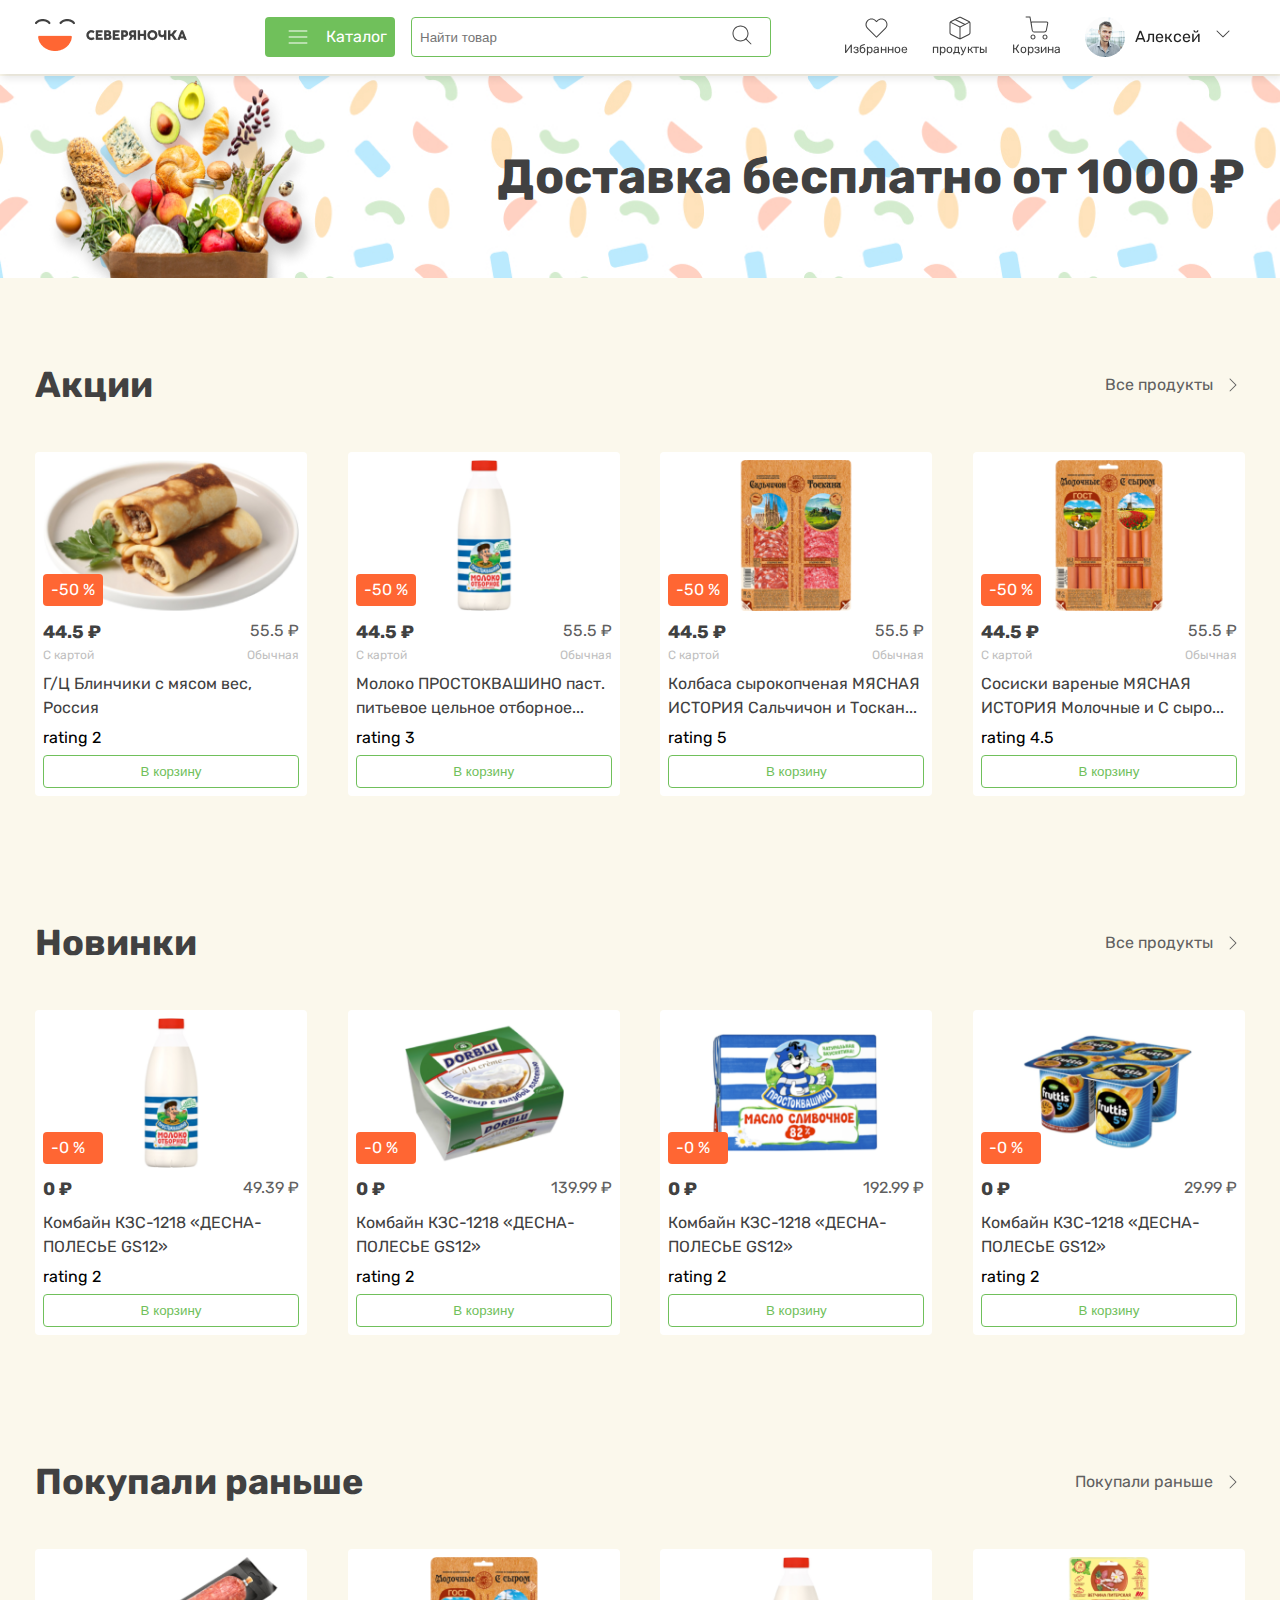
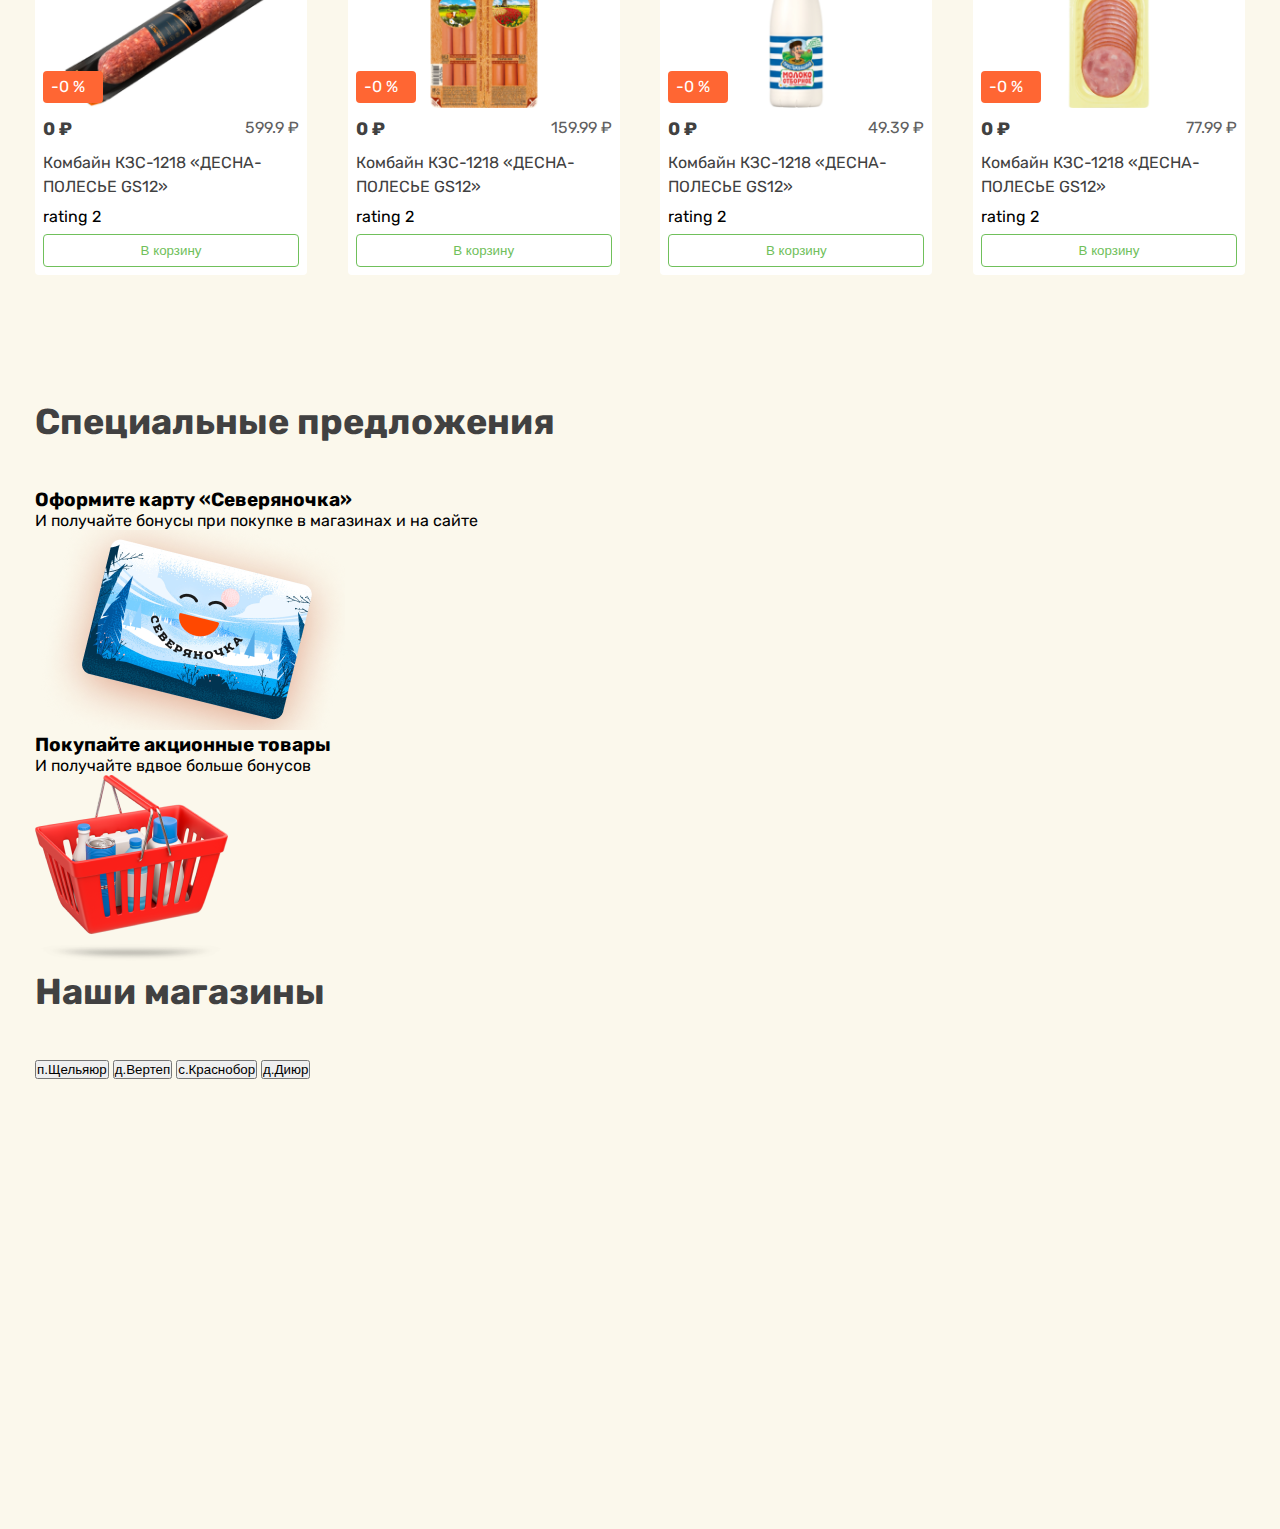
<file: index.html>
<!DOCTYPE html>
<html lang="en">

<head>
    <meta charset="UTF-8">
    <meta name="viewport" content="width=device-width, initial-scale=1.0">
    <link rel="stylesheet" href="css/main.css">
    <title>Document</title>
</head>

<body>
    <!-- header -->
    <header class="header">
        <div class="container">
            <nav class="header__nav">
                <a class="header__logo" href="index.html">
                    <img src="./images/site_logo.png" alt="logo site">
                </a>
                <a class="header__logo2" href="index.html">
                    <img src="./images/site_logo-res.png" alt="site logo res">
                </a>
                <ul class="header__left">
                    <li class="header__left-btn">
                        <button class="header__left-btn header__left-btn1">
                            <img src="./images/hamburgermenu.svg" alt="hamburgermenu">
                        </button>
                        <a class="header__left-link" href="katalog.html">
                            <span class="header__left-btn-title">Каталог</span>
                        </a>
                    </li>
                    <li class="header__left-item">
                        <input class="header__left-search" type="search" id="search" placeholder="Найти товар">
                        <label for="search">
                            <img src="./images/search.svg" alt="search">
                        </label>
                    </li>
                </ul>
                <ul class="header__right">
                    <li>
                        <a class="header__right-item" href="#">
                            <img src="images/izbranniy.svg" alt="izbranniy">
                            Избранное
                        </a>
                    </li>
                    <li>
                        <a class="header__right-item" href="products.html">
                            <img src="images/produkti.svg" alt="produkti">
                            продукты
                        </a>
                    </li>
                    <li>
                        <a class="header__right-item" href="#">
                            <img src="images/korzinka.svg" alt="">
                            Корзина
                        </a>
                    </li>
                    <li>
                        <a class="header__right-profile" href="#">
                            <img src="images/aleksey.png" alt="avatar">
                            <span class="header__right-profile-title"> Алексей</span>
                            <span><img class="header__right-profile-img" src="images/dropdown.svg"
                                    alt="dropdown"></span>
                        </a>
                    </li>
                </ul>
            </nav>
        </div>
       
        <div class="container">
            <div class="header__catalog"></div>
            
        </div>
    </header>
   <div class="container">
    <div class="search">
        <div class="search__container ">
            <!-- <div class="search__card">
                <img class="search-img" src="" alt="">
                <p class="search-title"></p>
                <p class="search-price"></p>
            </div> -->
        </div>
    </div>
   </div>

    <main class="main">
        <!-- deliver -->
        <section class="deliver">
            <div class="container deliver__container">
                <img src="./images/img.png" alt="savat" width="303" height="202">
                <h1 class="deliver__title">Доставка бесплатно от 1000 ₽</h1>
            </div>
        </section>
        <!-- discount -->
        <section class="discount">
            <div class="container discount__container">
                <div class="discount__intro">
                    <h3 class="discount__intro-title">Акции</h3>
                    <a class="discount__intro-link" href="products.html">
                        Все продукты
                        <img src="./images/right.svg" alt="right">
                    </a>
                </div>
                <ul class="discount__cards">

                </ul>
            </div>
        </section>
        <!-- novinki -->
        <section class="novinki">
            <div class="container novinki__container">
                <div class="discount__intro">
                    <h3 class="discount__intro-title">Новинки</h3>
                    <a class="discount__intro-link" href="products.html">
                        Все продукты
                        <img src="./images/right.svg" alt="right">
                    </a>
                </div>
                <ul class="novinki__cards">

                </ul>
            </div>
        </section>
        <!-- bought -->
        <section class="bought">
            <div class="container bought__container">
                <div class="discount__intro">
                    <h3 class="discount__intro-title">Покупали раньше</h3>
                    <a class="discount__intro-link" href="products.html">
                        Покупали раньше
                        <img src="./images/right.svg" alt="right">
                    </a>
                </div>
                <ul class="bought__cards">
                </ul>
            </div>
        </section>
        <!-- apps -->
        <section class="apps">
            <div class="container">
                <div class="discount__intro">
                    <h3 class="discount__intro-title">Специальные предложения</h3>
                </div>
                <div class="apps__wrapper">
                </div>
            </div>
        </section>
        <!-- magazins -->
        <section class="magazins">
            <div class="container">
                <div class="discount__intro">
                    <h3 class="discount__intro-title">Наши магазины</h3>
                </div>
                <div class="magazins__btns">
                    <button class="magazins__btn">п.Щельяюр</button>
                    <button class="magazins__btn">д.Вертеп</button>
                    <button class="magazins__btn">с.Краснобор</button>
                    <button class="magazins__btn">д.Диюр</button>
                </div>
                <div class="magazins__maps">
                    <iframe class="magazins__map"
                        src="https://www.google.com/maps/embed?pb=!1m18!1m12!1m3!1d2998.0728869561685!2d69.19919917727982!3d41.28551813892201!2m3!1f0!2f0!3f0!3m2!1i1024!2i768!4f13.1!3m3!1m2!1s0x38ae8ba578f4f58d%3A0xd7a2ecf23413b7a0!2sNajot%20Ta&#39;lim%20Chilonzor%20Filial!5e0!3m2!1suz!2s!4v1706197109963!5m2!1suz!2s"
                        width="600" height="450" style="border:0;" allowfullscreen="" loading="lazy"
                        referrerpolicy="no-referrer-when-downgrade">
                    </iframe>

                    <iframe class="magazins__map"
                        src="https://www.google.com/maps/embed?pb=!1m18!1m12!1m3!1d2502.2978132017006!2d69.19919917727982!3d41.28551813892201!2m3!1f0!2f0!3f0!3m2!1i1024!2i768!4f13.1!3m3!1m2!1s0x38ae8ba578f4f58d%3A0xd7a2ecf23413b7a0!2sNajot%20Ta&#39;lim%20Chilonzor%20Filial!5e1!3m2!1suz!2s!4v1706197183637!5m2!1suz!2s"
                        width="600" height="450" style="border:0;" allowfullscreen="" loading="lazy"
                        referrerpolicy="no-referrer-when-downgrade">
                    </iframe>

                    <iframe class="magazins__map"
                        src="https://www.google.com/maps/embed?pb=!1m18!1m12!1m3!1d23965.995049060188!2d69.21034666973333!3d41.3360627869091!2m3!1f0!2f0!3f0!3m2!1i1024!2i768!4f13.1!3m3!1m2!1s0x38ae8bfaedfe3e1d%3A0x23ac4a5a705b84ab!2zTmFqb3QgVGHigJlsaW0!5e0!3m2!1suz!2s!4v1706197294510!5m2!1suz!2s"
                        width="600" height="450" style="border:0;" allowfullscreen="" loading="lazy"
                        referrerpolicy="no-referrer-when-downgrade">
                    </iframe>

                    <iframe class="magazins__map"
                        src="https://www.google.com/maps/embed?pb=!1m18!1m12!1m3!1d40013.352660716846!2d69.1781444652425!3d41.32366098689334!2m3!1f0!2f0!3f0!3m2!1i1024!2i768!4f13.1!3m3!1m2!1s0x38ae8bfaedfe3e1d%3A0x23ac4a5a705b84ab!2zTmFqb3QgVGHigJlsaW0!5e1!3m2!1suz!2s!4v1706197352157!5m2!1suz!2s"
                        width="600" height="450" style="border:0;" allowfullscreen="" loading="lazy"
                        referrerpolicy="no-referrer-when-downgrade">
                    </iframe>
                </div>
            </div>
        </section>
    </main>
    
    <script src="js/categories-data.js"></script>
    <script src="js/const.js"></script>
    <script src="js/main.js"></script>
    <script src="js/products-data.js"></script>
    <script src="js/index.js"></script>
    <script src="js/products.js"></script>
</body>

</html>
</file>
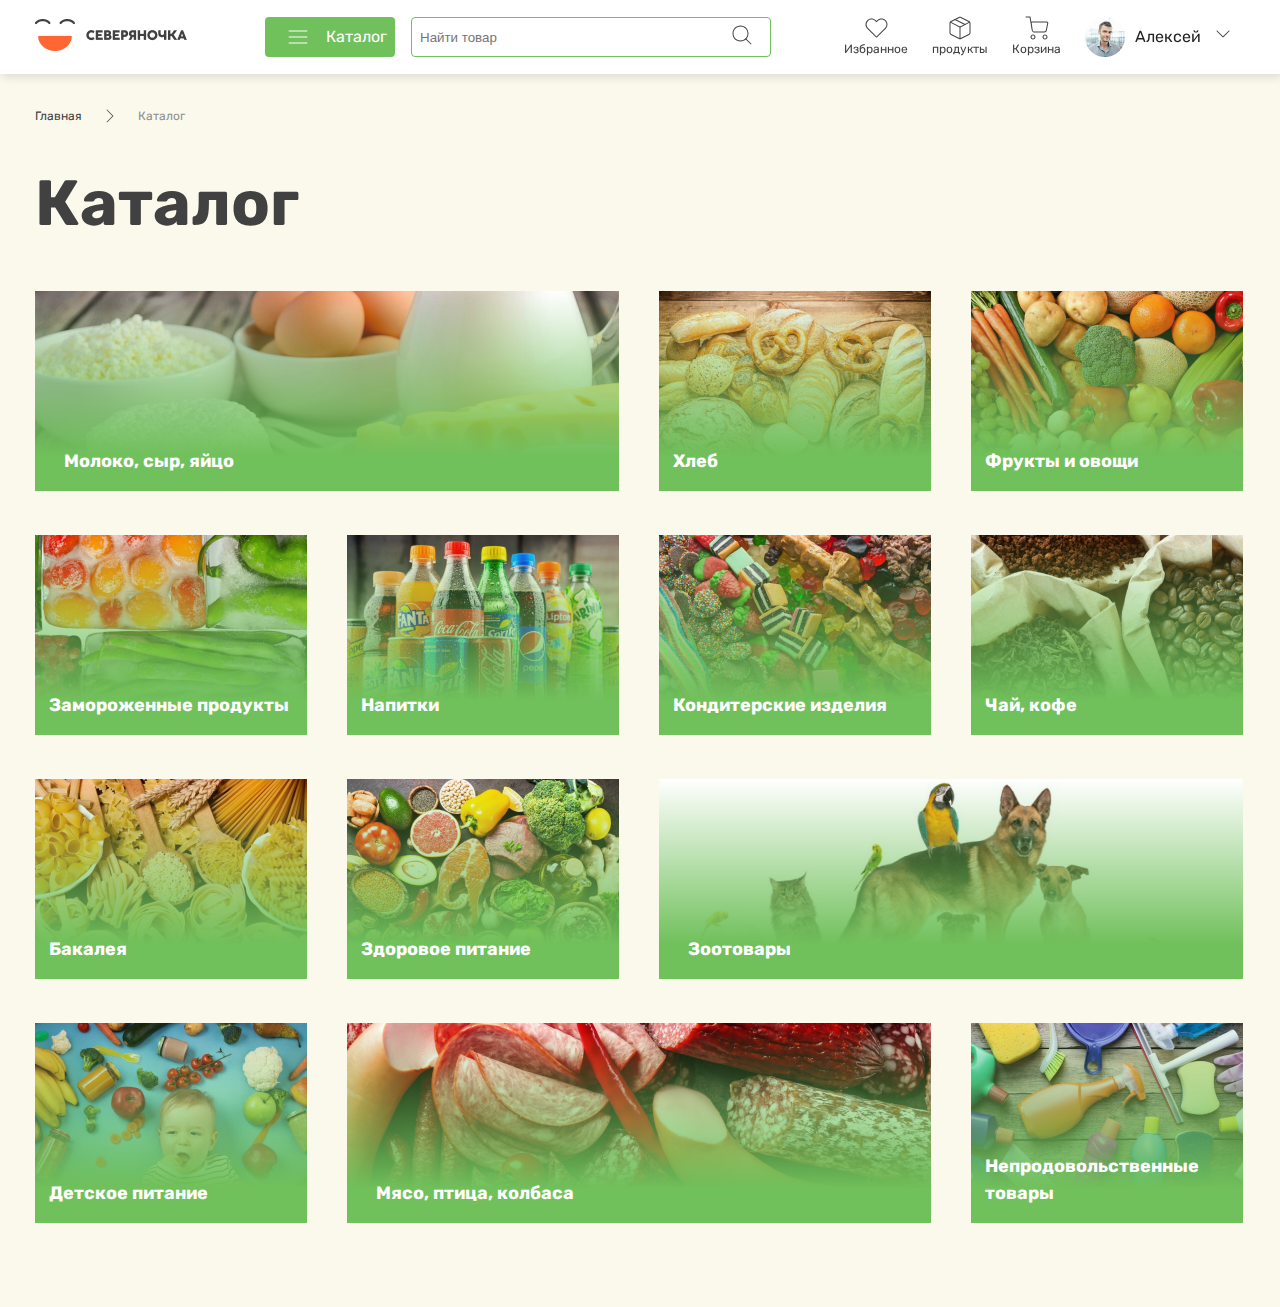
<file: katalog.html>
<!DOCTYPE html>
<html lang="en">
<head>
    <meta charset="UTF-8">
    <meta name="viewport" content="width=device-width, initial-scale=1.0">
    <link rel="stylesheet" href="css/catalog.css">
    <title>Document</title>
</head>
<body>
    <!-- header -->
    <header class="header">
        <div class="container">
            <nav class="header__nav">
                <a class="header__logo" href="index.html">
                    <img src="./images/site_logo.png" alt="logo site">
                </a>
                <a class="header__logo2" href="index.html">
                    <img src="./images/site_logo-res.png" alt="site logo res">
                </a>
                <ul class="header__left">
                    <li class="header__left-btn">
                        <button class="header__left-btn header__left-btn1">
                            <img src="./images/hamburgermenu.svg" alt="hamburgermenu">
                        </button>
                        <a class="header__left-link" href="katalog.html">
                            <span class="header__left-btn-title">Каталог</span>
                        </a>
                    </li>
                    <li class="header__left-item">
                        <input class="header__left-search"  id="search" placeholder="Найти товар">
                        <label for="search">
                            <img src="./images/search.svg" alt="search">
                        </label>
                    </li>
                </ul>
                <ul class="header__right">
                    <li>
                        <a class="header__right-item" href="#">
                            <img src="images/izbranniy.svg" alt="izbranniy">
                            Избранное
                        </a>
                    </li>
                    <li>
                        <a class="header__right-item" href="products.html">
                            <img src="images/produkti.svg" alt="produkti">
                            продукты
                        </a>
                    </li>
                    <li>
                        <a class="header__right-item" href="#">
                            <img src="images/korzinka.svg" alt="">
                            Корзина
                        </a>
                    </li>
                    <li>
                        <a class="header__right-profile" href="#">
                            <img src="images/aleksey.png" alt="avatar">
                            <span class="header__right-profile-title"> Алексей</span>
                            <span><img class="header__right-profile-img" src="images/dropdown.svg" alt="dropdown"></span>
                        </a>
                    </li>
                </ul>
            </nav>
        </div>
        <div class=" container ">
            <div class="header__catalog">
                
            </div>
        </div>
    </header>
    <main>
        <!-- catalog -->
        <section class="catalog">
            <div class="container">
                <div class="catalog__links">
                    <a class="catalog__links-item1" href="index.html">Главная</a>
                    <img src="images/right.svg" alt="right">
                    <a class="catalog__links-item2" href="katalog.html">Каталог</a>
                </div>
                <h1 class="catalog__title">Каталог</h1>
                <div class="catalog__cards">
                    
                </div>
            </div>
        </section>
        
    </main>
    <script src="js/categories-data.js"></script>
    <script src="js/catalog.js"></script>
    <script src="js/main.js"></script>
    <script src="js/products-data.js"></script>
    <script src="js/const.js"></script>
    <script src="js/all-products.js"></script>
</body>
</html>
</file>
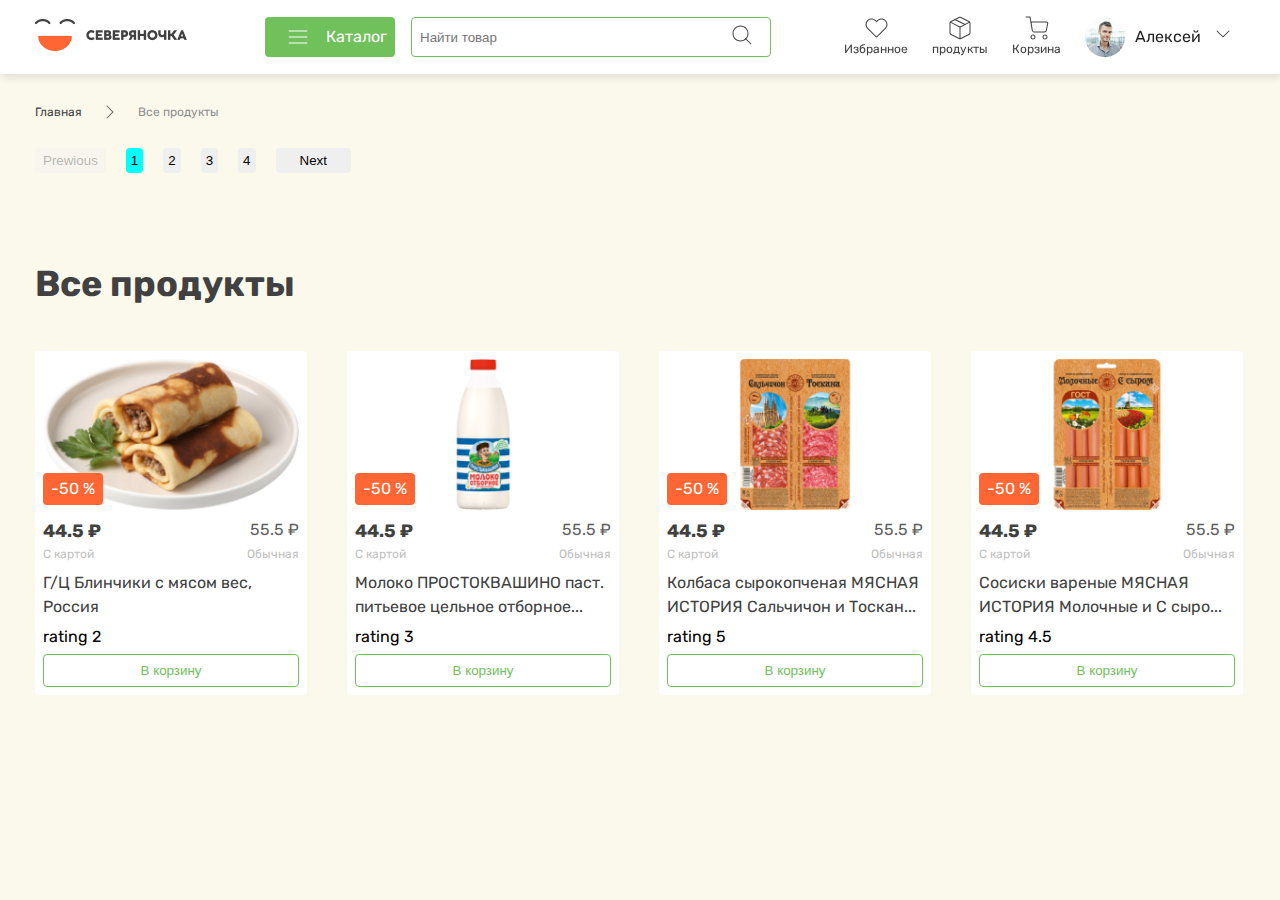
<file: products.html>
<!DOCTYPE html>
<html lang="en">
<head>
    <meta charset="UTF-8">
    <meta name="viewport" content="width=device-width, initial-scale=1.0">
    <link rel="stylesheet" href="css/products.css">
    <title>Document</title>
</head>

<body>
    <!-- header -->
    <header class="header">
        <div class="container">
            <nav class="header__nav">
                <a class="header__logo" href="index.html">
                    <img src="./images/site_logo.png" alt="logo site">
                </a>
                <a class="header__logo2" href="index.html">
                    <img src="./images/site_logo-res.png" alt="site logo res">
                </a>
                <ul class="header__left">
                    <li class="header__left-btn">
                        <button class="header__left-btn header__left-btn1">
                            <img src="./images/hamburgermenu.svg" alt="hamburgermenu">
                        </button>
                        <a class="header__left-link" href="katalog.html">
                            <span class="header__left-btn-title">Каталог</span>
                        </a>
                    </li>
                    <li class="header__left-item">
                        <input class="header__left-search"  id="search" placeholder="Найти товар">
                        <label for="search">
                            <img src="./images/search.svg" alt="search">
                        </label>
                    </li>
                </ul>
                <ul class="header__right">
                    <li>
                        <a class="header__right-item" href="#">
                            <img src="images/izbranniy.svg" alt="izbranniy">
                            Избранное
                        </a>
                    </li>
                    <li>
                        <a class="header__right-item" href="#">
                            <img src="images/produkti.svg" alt="produkti">
                            продукты
                        </a>
                    </li>
                    <li>
                        <a class="header__right-item" href="#">
                            <img src="images/korzinka.svg" alt="">
                            Корзина
                        </a>
                    </li>
                    <li>
                        <a class="header__right-profile" href="#">
                            <img src="images/aleksey.png" alt="avatar">
                            <span class="header__right-profile-title"> Алексей</span>
                            <span><img class="header__right-profile-img" src="images/dropdown.svg" alt="dropdown"></span>
                        </a>
                    </li>
                </ul>
            </nav>
        </div>
        <div class="container ">
            <div class="header__catalog">
                
            </div>
        </div>
    </header>
    <main>
        <!-- products -->
        <div class="container products__container">
            <div class="products__link">
                <a class="products__link-item1" href="index.html">Главная</a>
                <img src="./images/right.svg" alt="rightn arrow">
                <a class="products__link-item2" href="products.html">Все продукты</a>
            </div>
            <!-- <ul class="products__nav">
            </ul> -->
            <ul class="products__pagination">
            </ul>
        </div>
        <section class="discount">
            <div class="container discount__container">
                <div class="discount__intro">
                    <h3 class="discount__intro-title" style="margin-top: 44px;">
                        Все продукты
                    </h3>
                </div>
                <ul class="discount__cards products" style="display: flex; gap: 40px; flex-wrap: wrap;">
                   
                </ul>
            </div>
        </section>
    </main>
    <script src="js/categories-data.js"></script>
    <script src="js/main.js"></script>
    <script src="js/products-data.js"></script>
    <script src="js/const.js"></script>
    <script src="js/all-products.js"></script>
</body>
</html>
</file>
<file: css/main.css>
@font-face {
  font-family: "Rubik";
  src: url("/fonts/Rubik-Bold.woff2") format("woff2"), url("/fonts/Rubik-Bold.woff") format("woff");
  font-weight: bold;
  font-style: normal;
  font-display: swap;
}
@font-face {
  font-family: "Roboto";
  src: url("/fonts/Roboto-Regular.woff2") format("woff2"), url("/fonts/Roboto-Regular.woff") format("woff");
  font-weight: normal;
  font-style: normal;
  font-display: swap;
}
@font-face {
  font-family: "Rubik";
  src: url("/fonts/Rubik-Regular.woff2") format("woff2"), url("/fonts/Rubik-Regular.woff") format("woff");
  font-weight: normal;
  font-style: normal;
  font-display: swap;
}
@font-face {
  font-family: "Roboto";
  src: url("/fonts/Roboto-Bold.woff2") format("woff2"), url("/fonts/Roboto-Bold.woff") format("woff");
  font-weight: bold;
  font-style: normal;
  font-display: swap;
}
* {
  margin: 0;
  padding: 0;
  box-sizing: border-box;
  text-decoration: none;
  list-style: none;
}

body {
  font-family: "Rubik", sans-serif;
  display: flex;
  flex-direction: column;
  min-height: 100vh;
  overflow-x: hidden;
}

main {
  flex: 1;
  background: #FBF8EC;
}

.container {
  max-width: 1250px;
  width: 100%;
  margin: 0 auto;
  padding: 0 20px;
}

.header {
  padding: 16px 0;
  position: fixed;
  z-index: 100;
  left: 0;
  top: 0;
  width: 100%;
  background: #FFF;
  box-shadow: 2px 4px 8px 0px rgba(0, 0, 0, 0.1);
}
.header__logo2 {
  display: none;
}
.header__nav {
  display: flex;
  align-items: center;
  justify-content: space-between;
}
.header__left {
  display: flex;
  align-items: center;
  justify-content: space-between;
  gap: 16px;
}
.header__left-btn {
  display: flex;
  align-items: center;
  border: none;
  border-radius: 4px;
  background: #70C05B;
  padding: 4px 8px;
  color: #FFF;
  line-height: 150%;
  margin-left: 5px;
  cursor: pointer;
}
.header__left-btn img {
  margin-right: 8px;
}
.header__left-link {
  color: #FFF;
  text-align: center;
  line-height: 150%;
}
.header__left-item {
  width: 360px;
  display: flex;
  padding: 5px 8px;
  align-items: center;
  border-radius: 4px;
  border: 1px solid #70C05B;
}
.header__left-item label {
  margin-right: 8px;
  margin-left: auto;
}
.header__left-search {
  outline: none;
  border: none;
  width: 100%;
}
.header__right {
  display: flex;
  align-items: center;
  gap: 24px;
}
.header__right-item {
  display: flex;
  flex-direction: column;
  align-items: center;
  color: #414141;
  font-family: Rubik;
  font-size: 12px;
  line-height: 150%;
}
.header__right-profile {
  display: flex;
  align-items: center;
  gap: 10px;
  color: #232323;
  font-size: 16px;
  line-height: 150%;
  margin-right: 10px;
}
.header__catalog {
  margin-top: 76px;
  background-color: #fff;
  display: none;
  z-index: 99;
  margin: 0 auto;
  max-width: 1440px;
  width: 100%;
}
.header__catalog-open {
  display: block;
}
.header__menu {
  display: flex;
  justify-content: space-between;
  padding: 40px 0;
}
.header__menu li {
  display: flex;
  flex-direction: column;
  gap: 24px;
}
.header__menu-link {
  color: #414141;
  font-weight: 700;
  line-height: 150%;
  transition: all 0.5s;
}
.header__menu-link:hover {
  color: #F63;
}

@media only screen and (max-width: 1080px) {
  .header__logo {
    display: none;
  }
  .header__logo2 {
    display: block;
  }
  .header__left-btn {
    padding: 8px;
    height: 40px;
    width: 40px;
  }
  .header__left-btn-title {
    display: none;
  }
  .header__left-item {
    width: 325px;
  }
  .header__right {
    gap: 16px;
  }
  .header__right-profile-title {
    display: none;
  }
  .header__right-profile-img {
    display: none;
  }
}
@media only screen and (max-width: 708px) {
  .header__left-btn {
    display: none;
  }
  .header__left-item {
    width: 260px;
  }
  .header__right {
    display: none;
  }
}
.deliver {
  margin-top: 76px;
  margin-left: auto;
  margin-right: auto;
  max-width: 1440px;
  width: 100%;
  background-image: url("../../images/dostavka_bacground.jpg");
  background-repeat: no-repeat;
  background-size: cover;
}
.deliver__container {
  display: flex;
  align-items: center;
  justify-content: space-between;
}
.deliver__title {
  color: #414141;
  font-size: 48px;
  font-weight: 700;
  line-height: 150%;
}

@media only screen and (max-width: 710px) {
  .deliver__container {
    height: 80px;
    align-items: center;
    justify-content: center;
  }
  .deliver__container img {
    display: none;
  }
  .deliver__title {
    font-size: 18px;
  }
}
.discount__container {
  padding-top: 80px;
}
.discount__intro {
  display: flex;
  align-items: center;
  margin-bottom: 40px;
}
.discount__intro-title {
  color: #414141;
  font-size: 36px;
  font-weight: 700;
  line-height: 150%;
}
.discount__intro-link {
  color: #606060;
  line-height: 150%;
  display: flex;
  align-items: center;
  gap: 8px;
  margin-left: auto;
}
.discount__cards {
  display: flex;
  justify-content: space-between;
  padding-bottom: 120px;
}
.discount__card {
  max-width: 272px;
  border-radius: 4px;
  background: #FFF;
  padding: 8px;
  position: relative;
  display: flex;
  flex-direction: column;
}
.discount__card:hover {
  box-shadow: 1px 2px 4px 0px rgba(0, 0, 0, 0.1);
}
.discount__card-img {
  width: 100%;
  margin-bottom: 8px;
}
.discount__card-discount {
  position: absolute;
  padding: 4px 8px;
  border-radius: 4px;
  background: #F63;
  width: 60px;
  color: #FFF;
  line-height: 150%;
  top: 122px;
}
.discount__card-discounts {
  display: flex;
  justify-content: space-between;
}
.discount__card-discounts-price {
  color: #414141;
  font-size: 18px;
  font-weight: 700;
  line-height: 150%;
}
.discount__card-discounts-price2 {
  color: #606060;
  line-height: 150%;
}
.discount__card-discounts-text {
  color: #BFBFBF;
  font-size: 12px;
  line-height: 150%;
  margin-bottom: 8px;
}
.discount__card-description {
  color: #414141;
  line-height: 150%;
  margin-bottom: 8px;
}
.discount__card-rating {
  margin-bottom: 8px;
  margin-top: auto;
}
.discount__card-btn {
  width: 100%;
  padding: 8px;
  margin-top: 8px;
  border-radius: 4px;
  border: 1px solid #70C05B;
  background-color: #fff;
  color: #70C05B;
  transition: all 0.5s;
  cursor: pointer;
  margin-top: auto;
}
.discount__card-btn:hover {
  border: 1px solid #F63;
  color: #fff;
  background: #F63;
  box-shadow: 4px 8px 16px 0px rgba(255, 102, 51, 0.2);
}

.novinki__cards {
  display: flex;
  justify-content: space-between;
  padding-bottom: 120px;
}

.bought__cards {
  display: flex;
  justify-content: space-between;
  padding-bottom: 120px;
}/*# sourceMappingURL=main.css.map */
</file>
<file: css/catalog.css>
@font-face {
  font-family: "Rubik";
  src: url("/fonts/Rubik-Bold.woff2") format("woff2"), url("/fonts/Rubik-Bold.woff") format("woff");
  font-weight: bold;
  font-style: normal;
  font-display: swap;
}
@font-face {
  font-family: "Roboto";
  src: url("/fonts/Roboto-Regular.woff2") format("woff2"), url("/fonts/Roboto-Regular.woff") format("woff");
  font-weight: normal;
  font-style: normal;
  font-display: swap;
}
@font-face {
  font-family: "Rubik";
  src: url("/fonts/Rubik-Regular.woff2") format("woff2"), url("/fonts/Rubik-Regular.woff") format("woff");
  font-weight: normal;
  font-style: normal;
  font-display: swap;
}
@font-face {
  font-family: "Roboto";
  src: url("/fonts/Roboto-Bold.woff2") format("woff2"), url("/fonts/Roboto-Bold.woff") format("woff");
  font-weight: bold;
  font-style: normal;
  font-display: swap;
}
* {
  margin: 0;
  padding: 0;
  box-sizing: border-box;
  text-decoration: none;
  list-style: none;
}

body {
  font-family: "Rubik", sans-serif;
  display: flex;
  flex-direction: column;
  background: #FBF8EC;
  min-height: 100vh;
  overflow-x: hidden;
}

main {
  flex: 1;
  background: #FBF8EC;
}

.container {
  max-width: 1250px;
  width: 100%;
  margin: 0 auto;
  padding: 0 20px;
}

.header {
  padding: 16px 0;
  position: fixed;
  z-index: 100;
  left: 0;
  top: 0;
  width: 100%;
  background: #FFF;
  box-shadow: 2px 4px 8px 0px rgba(0, 0, 0, 0.1);
}
.header__logo2 {
  display: none;
}
.header__nav {
  display: flex;
  align-items: center;
  justify-content: space-between;
}
.header__left {
  display: flex;
  align-items: center;
  justify-content: space-between;
  gap: 16px;
}
.header__left-btn {
  display: flex;
  align-items: center;
  border: none;
  border-radius: 4px;
  background: #70C05B;
  padding: 4px 8px;
  color: #FFF;
  line-height: 150%;
  margin-left: 5px;
  cursor: pointer;
}
.header__left-btn img {
  margin-right: 8px;
}
.header__left-link {
  color: #FFF;
  text-align: center;
  line-height: 150%;
}
.header__left-item {
  width: 360px;
  display: flex;
  padding: 5px 8px;
  align-items: center;
  border-radius: 4px;
  border: 1px solid #70C05B;
}
.header__left-item label {
  margin-right: 8px;
  margin-left: auto;
}
.header__left-search {
  outline: none;
  border: none;
  width: 100%;
}
.header__right {
  display: flex;
  align-items: center;
  gap: 24px;
}
.header__right-item {
  display: flex;
  flex-direction: column;
  align-items: center;
  color: #414141;
  font-family: Rubik;
  font-size: 12px;
  line-height: 150%;
}
.header__right-profile {
  display: flex;
  align-items: center;
  gap: 10px;
  color: #232323;
  font-size: 16px;
  line-height: 150%;
  margin-right: 10px;
}
.header__catalog {
  margin-top: 76px;
  background-color: #fff;
  display: none;
  z-index: 99;
  height: 250px;
  margin: 0 auto;
  max-width: 1440px;
  width: 100%;
  padding: 40px 0;
}
.header__catalog-link {
  color: #414141;
  font-weight: 700;
  line-height: 150%;
  transition: all 0.5s;
}
.header__catalog-link:hover {
  color: #F63;
}
.header__catalog-open {
  display: flex;
  align-items: start;
  flex-direction: column;
  justify-content: start;
  gap: 24px;
  flex-wrap: wrap;
}

@media only screen and (max-width: 1080px) {
  .header__logo {
    display: none;
  }
  .header__logo2 {
    display: block;
  }
  .header__left-btn {
    padding: 8px;
    height: 40px;
    width: 40px;
  }
  .header__left-btn-title {
    display: none;
  }
  .header__left-item {
    width: 325px;
  }
  .header__right {
    gap: 16px;
  }
  .header__right-profile-title {
    display: none;
  }
  .header__right-profile-img {
    display: none;
  }
}
@media only screen and (max-width: 708px) {
  .header__left-btn {
    display: none;
  }
  .header__left-item {
    width: 260px;
  }
  .header__right {
    display: none;
  }
}
.header {
  padding: 16px 0;
  position: fixed;
  z-index: 100;
  left: 0;
  top: 0;
  width: 100%;
  background: #FFF;
  box-shadow: 2px 4px 8px 0px rgba(0, 0, 0, 0.1);
}
.header__logo2 {
  display: none;
}
.header__nav {
  display: flex;
  align-items: center;
  justify-content: space-between;
}
.header__left {
  display: flex;
  align-items: center;
  justify-content: space-between;
  gap: 16px;
}
.header__left-btn {
  display: flex;
  align-items: center;
  border: none;
  border-radius: 4px;
  background: #70C05B;
  padding: 4px 8px;
  color: #FFF;
  line-height: 150%;
  margin-left: 5px;
  cursor: pointer;
}
.header__left-btn img {
  margin-right: 8px;
}
.header__left-link {
  color: #FFF;
  text-align: center;
  line-height: 150%;
}
.header__left-item {
  width: 360px;
  display: flex;
  padding: 5px 8px;
  align-items: center;
  border-radius: 4px;
  border: 1px solid #70C05B;
}
.header__left-item label {
  margin-right: 8px;
  margin-left: auto;
}
.header__left-search {
  outline: none;
  border: none;
  width: 100%;
}
.header__right {
  display: flex;
  align-items: center;
  gap: 24px;
}
.header__right-item {
  display: flex;
  flex-direction: column;
  align-items: center;
  color: #414141;
  font-family: Rubik;
  font-size: 12px;
  line-height: 150%;
}
.header__right-profile {
  display: flex;
  align-items: center;
  gap: 10px;
  color: #232323;
  font-size: 16px;
  line-height: 150%;
  margin-right: 10px;
}
.header__catalog {
  margin-top: 76px;
  background-color: #fff;
  display: none;
  z-index: 99;
  height: 250px;
  margin: 0 auto;
  max-width: 1440px;
  width: 100%;
  padding: 40px 0;
}
.header__catalog-link {
  color: #414141;
  font-weight: 700;
  line-height: 150%;
  transition: all 0.5s;
}
.header__catalog-link:hover {
  color: #F63;
}
.header__catalog-open {
  display: flex;
  align-items: start;
  flex-direction: column;
  justify-content: start;
  gap: 24px;
  flex-wrap: wrap;
}

@media only screen and (max-width: 1080px) {
  .header__logo {
    display: none;
  }
  .header__logo2 {
    display: block;
  }
  .header__left-btn {
    padding: 8px;
    height: 40px;
    width: 40px;
  }
  .header__left-btn-title {
    display: none;
  }
  .header__left-item {
    width: 325px;
  }
  .header__right {
    gap: 16px;
  }
  .header__right-profile-title {
    display: none;
  }
  .header__right-profile-img {
    display: none;
  }
}
@media only screen and (max-width: 708px) {
  .header__left-btn {
    display: none;
  }
  .header__left-item {
    width: 260px;
  }
  .header__right {
    display: none;
  }
}
.catalog {
  margin-top: 77px;
  padding-bottom: 80px;
}
.catalog__links {
  display: flex;
  align-items: center;
  gap: 16px;
  padding: 27px 0;
}
.catalog__links-item1 {
  color: #414141;
  font-size: 12px;
  line-height: 150%;
}
.catalog__links-item2 {
  color: #8F8F8F;
  font-size: 12px;
  line-height: 150%;
}
.catalog__title {
  color: #414141;
  font-size: 64px;
  font-weight: 700;
  line-height: 150%;
  margin-bottom: 40px;
}
.catalog__cards {
  display: flex;
  flex-wrap: wrap;
  gap: 40px;
}
.catalog__card {
  max-width: 584px;
  position: relative;
  cursor: pointer;
}
.catalog__card-img {
  width: 100%;
}
.catalog__card-text {
  color: #FFF;
  font-size: 18px;
  font-weight: 700;
  line-height: 150%;
  position: absolute;
  bottom: 10%;
  left: 5%;
  z-index: 5;
}
.catalog__card-hover {
  width: 100%;
  background: linear-gradient(180deg, rgba(112, 192, 91, 0) 0%, #70C05B 82.81%);
  height: 200px;
  position: absolute;
  z-index: 4;
  top: 0;
}
.catalog__card-hover:hover {
  background: linear-gradient(180deg, rgba(255, 102, 51, 0) 0%, #F63 100%);
}/*# sourceMappingURL=catalog.css.map */
</file>
<file: css/products.css>
@font-face {
  font-family: "Rubik";
  src: url("/fonts/Rubik-Bold.woff2") format("woff2"), url("/fonts/Rubik-Bold.woff") format("woff");
  font-weight: bold;
  font-style: normal;
  font-display: swap;
}
@font-face {
  font-family: "Roboto";
  src: url("/fonts/Roboto-Regular.woff2") format("woff2"), url("/fonts/Roboto-Regular.woff") format("woff");
  font-weight: normal;
  font-style: normal;
  font-display: swap;
}
@font-face {
  font-family: "Rubik";
  src: url("/fonts/Rubik-Regular.woff2") format("woff2"), url("/fonts/Rubik-Regular.woff") format("woff");
  font-weight: normal;
  font-style: normal;
  font-display: swap;
}
@font-face {
  font-family: "Roboto";
  src: url("/fonts/Roboto-Bold.woff2") format("woff2"), url("/fonts/Roboto-Bold.woff") format("woff");
  font-weight: bold;
  font-style: normal;
  font-display: swap;
}
* {
  margin: 0;
  padding: 0;
  box-sizing: border-box;
  text-decoration: none;
  list-style: none;
}

body {
  font-family: "Rubik", sans-serif;
  display: flex;
  flex-direction: column;
  background: #FBF8EC;
  min-height: 100vh;
  overflow-x: hidden;
}

main {
  flex: 1;
  background: #FBF8EC;
}

.container {
  max-width: 1250px;
  width: 100%;
  margin: 0 auto;
  padding: 0 20px;
}

.header {
  padding: 16px 0;
  position: fixed;
  z-index: 100;
  left: 0;
  top: 0;
  width: 100%;
  background: #FFF;
  box-shadow: 2px 4px 8px 0px rgba(0, 0, 0, 0.1);
}
.header__logo2 {
  display: none;
}
.header__nav {
  display: flex;
  align-items: center;
  justify-content: space-between;
}
.header__left {
  display: flex;
  align-items: center;
  justify-content: space-between;
  gap: 16px;
}
.header__left-btn {
  display: flex;
  align-items: center;
  border: none;
  border-radius: 4px;
  background: #70C05B;
  padding: 4px 8px;
  color: #FFF;
  line-height: 150%;
  margin-left: 5px;
  cursor: pointer;
}
.header__left-btn img {
  margin-right: 8px;
}
.header__left-link {
  color: #FFF;
  text-align: center;
  line-height: 150%;
}
.header__left-item {
  width: 360px;
  display: flex;
  padding: 5px 8px;
  align-items: center;
  border-radius: 4px;
  border: 1px solid #70C05B;
}
.header__left-item label {
  margin-right: 8px;
  margin-left: auto;
}
.header__left-search {
  outline: none;
  border: none;
  width: 100%;
}
.header__right {
  display: flex;
  align-items: center;
  gap: 24px;
}
.header__right-item {
  display: flex;
  flex-direction: column;
  align-items: center;
  color: #414141;
  font-family: Rubik;
  font-size: 12px;
  line-height: 150%;
}
.header__right-profile {
  display: flex;
  align-items: center;
  gap: 10px;
  color: #232323;
  font-size: 16px;
  line-height: 150%;
  margin-right: 10px;
}
.header__catalog {
  margin-top: 76px;
  background-color: #fff;
  display: none;
  z-index: 99;
  height: 250px;
  margin: 0 auto;
  max-width: 1440px;
  width: 100%;
  padding: 40px 0;
}
.header__catalog-link {
  color: #414141;
  font-weight: 700;
  line-height: 150%;
  transition: all 0.5s;
}
.header__catalog-link:hover {
  color: #F63;
}
.header__catalog-open {
  display: flex;
  align-items: start;
  flex-direction: column;
  justify-content: start;
  gap: 24px;
  flex-wrap: wrap;
}

@media only screen and (max-width: 1080px) {
  .header__logo {
    display: none;
  }
  .header__logo2 {
    display: block;
  }
  .header__left-btn {
    padding: 8px;
    height: 40px;
    width: 40px;
  }
  .header__left-btn-title {
    display: none;
  }
  .header__left-item {
    width: 325px;
  }
  .header__right {
    gap: 16px;
  }
  .header__right-profile-title {
    display: none;
  }
  .header__right-profile-img {
    display: none;
  }
}
@media only screen and (max-width: 708px) {
  .header__left-btn {
    display: none;
  }
  .header__left-item {
    width: 260px;
  }
  .header__right {
    display: none;
  }
}
.discount__container {
  padding-top: 40px;
}
.discount__intro {
  display: flex;
  align-items: center;
  margin-bottom: 40px;
}
.discount__intro-title {
  color: #414141;
  font-size: 36px;
  font-weight: 700;
  line-height: 150%;
}
.discount__intro-link {
  color: #606060;
  line-height: 150%;
  display: flex;
  align-items: center;
  gap: 8px;
  margin-left: auto;
}
.discount__cards {
  display: flex;
  gap: 40px;
  padding-bottom: 120px;
}
.discount__card {
  max-width: 272px;
  border-radius: 4px;
  background: #FFF;
  padding: 8px;
  position: relative;
  display: flex;
  flex-direction: column;
  margin-bottom: 20px;
}
.discount__card:hover {
  box-shadow: 1px 2px 4px 0px rgba(0, 0, 0, 0.1);
}
.discount__card-img {
  width: 100%;
  margin-bottom: 8px;
}
.discount__card-discount {
  position: absolute;
  padding: 4px 8px;
  border-radius: 4px;
  background: #F63;
  width: 60px;
  color: #FFF;
  line-height: 150%;
  top: 122px;
}
.discount__card-discounts {
  display: flex;
  justify-content: space-between;
}
.discount__card-discounts-price {
  color: #414141;
  font-size: 18px;
  font-weight: 700;
  line-height: 150%;
}
.discount__card-discounts-price2 {
  color: #606060;
  line-height: 150%;
}
.discount__card-discounts-text {
  color: #BFBFBF;
  font-size: 12px;
  line-height: 150%;
  margin-bottom: 8px;
}
.discount__card-description {
  color: #414141;
  line-height: 150%;
  margin-bottom: 8px;
}
.discount__card-rating {
  margin-bottom: 8px;
  margin-top: auto;
}
.discount__card-btn {
  width: 100%;
  padding: 8px;
  margin-top: 8px;
  border-radius: 4px;
  border: 1px solid #70C05B;
  background-color: #fff;
  color: #70C05B;
  transition: all 0.5s;
  cursor: pointer;
  margin-top: auto;
}
.discount__card-btn:hover {
  border: 1px solid #F63;
  color: #fff;
  background: #F63;
  box-shadow: 4px 8px 16px 0px rgba(255, 102, 51, 0.2);
}

.products__container {
  margin-top: 100px;
}
.products__link {
  display: flex;
  align-items: center;
  gap: 16px;
  padding-bottom: 24px;
}
.products__link-item1 {
  color: #414141;
  font-size: 12px;
  line-height: 150%;
}
.products__link-item2 {
  color: #8F8F8F;
  font-size: 12px;
  line-height: 150%;
}
.products__pagination {
  display: flex;
  gap: 20px;
}
.products__pagination button {
  cursor: pointer;
}
.products__pagination-active {
  background-color: cyan;
}
.products__pagination-prewious {
  padding: 5px 8px;
  border: none;
  border-radius: 4px;
}
.products__pagination-btn {
  border: none;
  padding: 5px;
  border-radius: 4px;
}
.products__pagination-next {
  padding: 5px 24px;
  border: none;
  border-radius: 4px;
}/*# sourceMappingURL=products.css.map */
</file>
